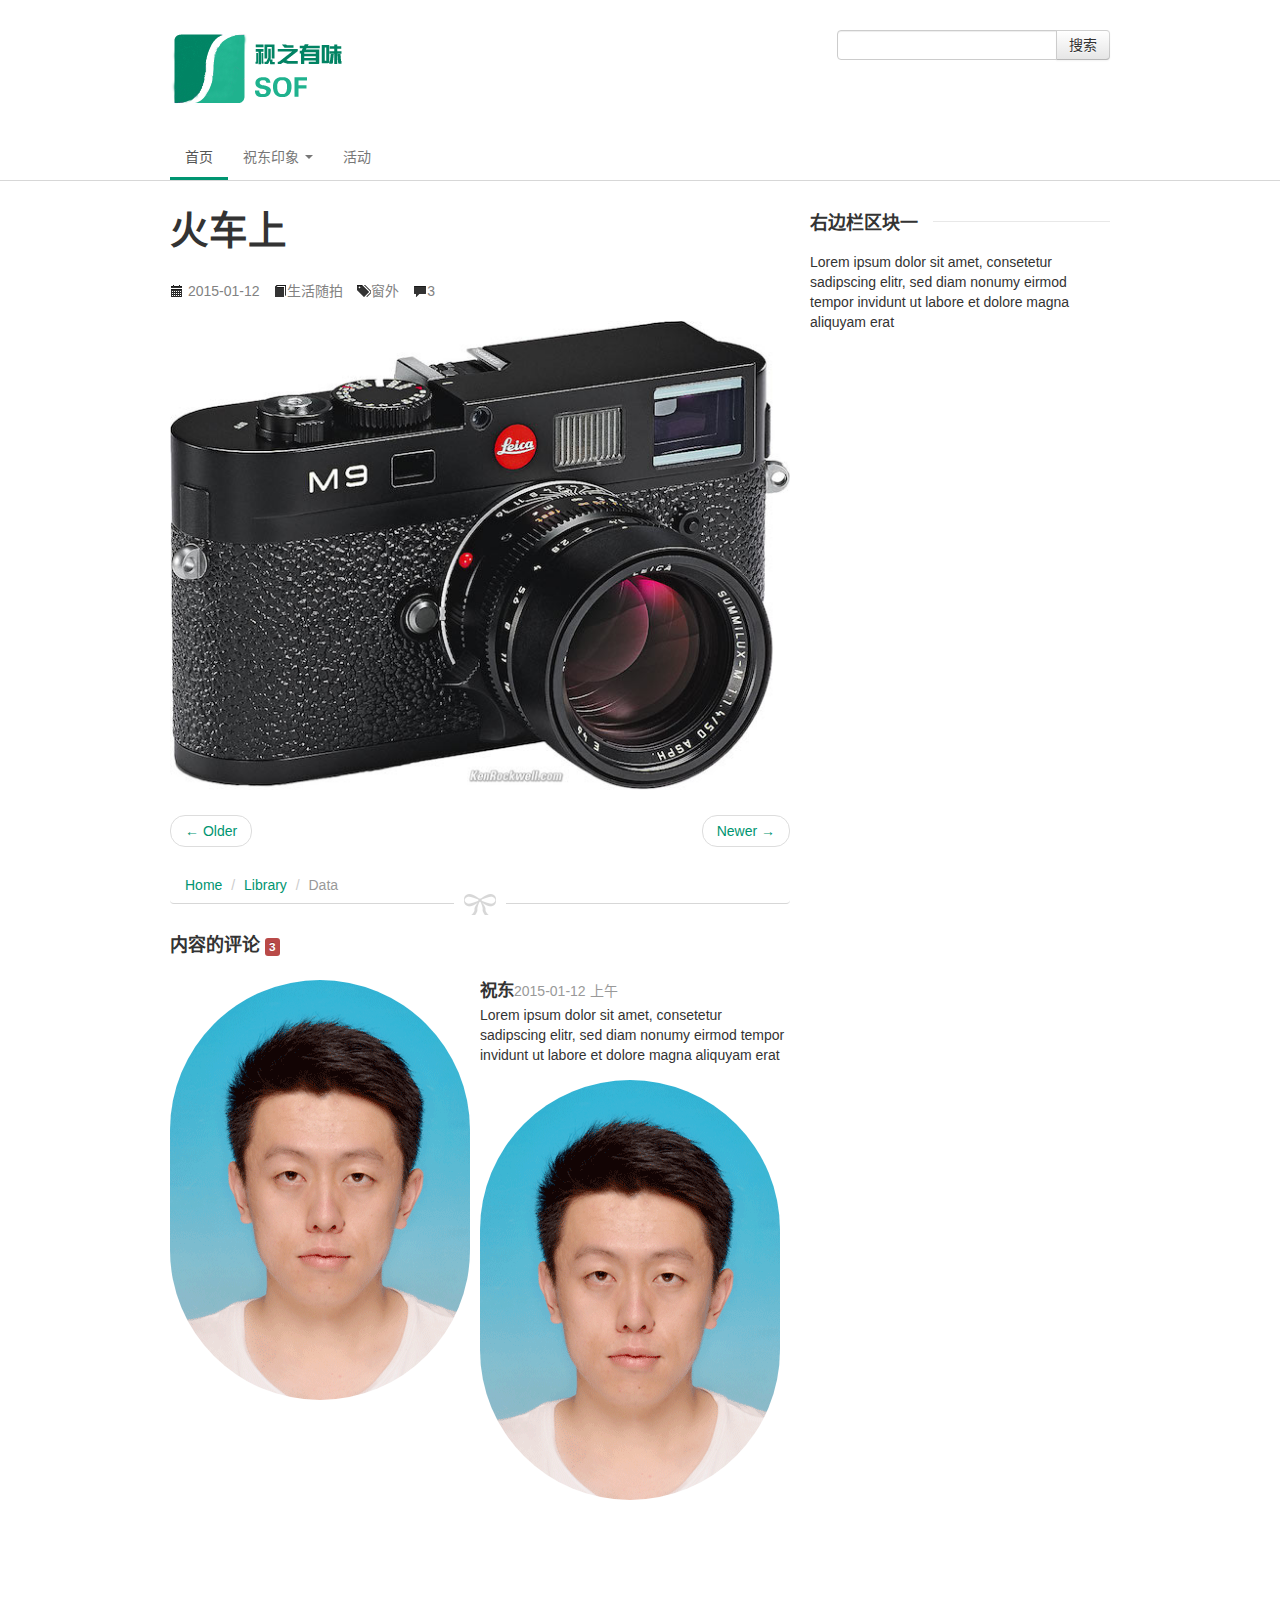
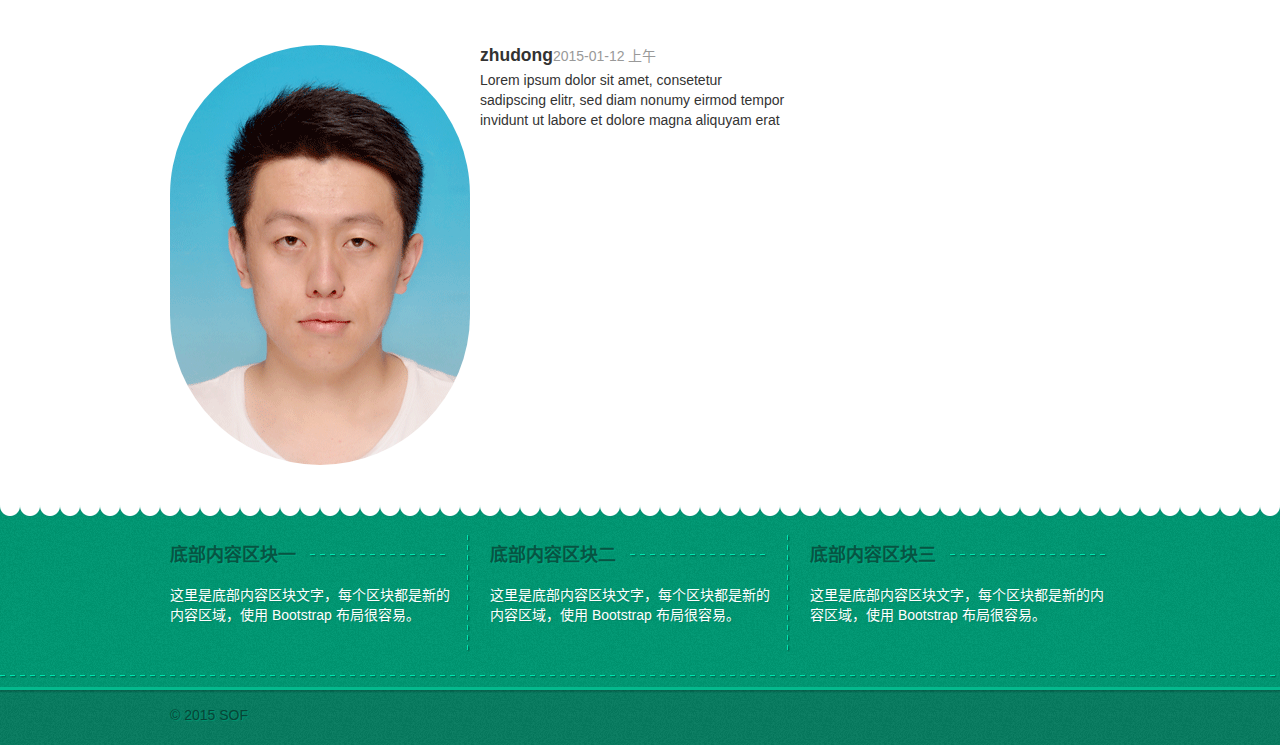
<file: article.html>
<!DOCTYPE html>
<html lang="zh-CN">
  <head>
    <meta charset="utf-8">
    <meta name="description" content=" ">
    <title>SOF</title>
    <link rel="stylesheet" href="bootstrap/css/bootstrap.css">
    <link rel="stylesheet" href="style.css">
    <script src="js/jquery-1.8.3.min.js"></script>
    <script src="bootstrap/js/bootstrap.js"></script>
    <script src="js/zhudong.js"></script>
  </head>
  <body>
    <header>
      <div class="container">
        <div class="row">
          <div class="span6">
            <a href="#" title="回到首页">
              <img id="logo" src="images/logo.png" alt="SOF">
            </a>
          </div>
          <div class="span6">
            <div class="input-append pull-right" id="search">
              <input class="span3" id="appendedInputButton" type="text">
              <button class="btn" type="button">搜索</button>
            </div>
          </div>
        </div>
      </div>
    </header>
    <nav id="navigation">
      <div class="container">
      <div class="navbar">
        <ul class="nav">
            <li class="active"><a href="#">首页</a></li>
            <li class="dropdown">
                <a href="#" class="dropdown-toggle" data-toggle="dropdown">
                  祝东印象
                  <b class="caret"></b>
                </a>
                <ul class="dropdown-menu">
                  <li><a href="#">生活随拍</a></li>
                  <li><a href="#">到此一游</a></li>
                  <li><a href="#">静物摆拍</a></li>
                </ul>
            </li>
            <li><a href="#">活动</a></li>
          </ul>
      </div>
    </div>
    </nav><!-- end #navigation -->
    <div id="main-content">
      <div class="container">
        <div class="row">
          <div class="span8">
            <h1 class="article-title">火车上</h1>
            <footer class="content-meta">
              <time><i class="icon-calendar"></i> 2015-01-12</time>
              <span><i class="icon-book"></i>生活随拍</span>
              <span><i class="icon-tags"></i>窗外</span>
              <span><i class="icon-comment"></i>3</span>
            </footer>
            <div id="content">
              <img src="content/3.jpg" alt="">
              <p>
                
              </p>
            </div><!-- end #content -->
            <ul class="pager">
              <li class="previous">
                <a href="#">&larr; Older</a>
              </li>
              <li class="next">
                <a href="#">Newer &rarr;</a>
              </li>
            </ul>
            <ul class="breadcrumb">
              <li><a href="#">Home</a> <span class="divider">/</span></li>
              <li><a href="#">Library</a> <span class="divider">/</span></li>
              <li class="active">Data</li>
            </ul>
            <i class="icon-bow"></i>
            <section id="comments">
              <h2>内容的评论 <span class="label label-important">3</span></h2>
              <div class="media">
                <a class="pull-left" href="#">
                  <img class="media-object img-circle" src="content/avatar.jpg">
                </a>
                <div class="media-body">
                  <h4 class="media-heading">祝东<small><time>2015-01-12 上午</time></small></h4>
                  Lorem ipsum dolor sit amet, consetetur sadipscing elitr, sed diam nonumy eirmod tempor invidunt ut labore et dolore magna aliquyam erat
               
                  <!-- Nested media object -->
                  <div class="media">
                    <a class="pull-left" href="#">
                      <img class="media-object img-circle" src="content/avatar.jpg">
                    </a>
                    <div class="media-body">
                      <h4 class="media-heading">zhudong<small><time>2015-01-12 上午</time></small></h4>
                      Lorem ipsum dolor sit amet, consetetur sadipscing elitr, sed diam nonumy eirmod tempor invidunt ut labore et dolore magna aliquyam erat
                     </div>
                  </div>
                </div>
              </div>
              <div class="media">
                <a class="pull-left" href="#">
                  <img class="media-object img-circle" src="content/avatar.jpg">
                </a>
                <div class="media-body">
                  <h4 class="media-heading">zhudong<small><time>2015-01-12 上午</time></small></h4>
                  Lorem ipsum dolor sit amet, consetetur sadipscing elitr, sed diam nonumy eirmod tempor invidunt ut labore et dolore magna aliquyam erat
               
              </div>
              </div>
            </section>
          </div>
          <div class="span4">
            <aside id="sidebar-right">
              <section>
                <div class="title-line">
                  <h3>右边栏区块一</h3>
                </div>
                <p>Lorem ipsum dolor sit amet, consetetur sadipscing elitr, sed diam nonumy eirmod tempor invidunt ut labore et dolore magna aliquyam erat</p>
              </section>
            </aside>
          </div>
        </div>
      </div>
    </div><!-- end #main-content -->
    <aside id="bottom">
      <div class="semicircle">
        <div class="container">
          <div class="row">
            <div class="span4">
              <section>
                <div class="dashed-v">
                  <h3><span>底部内容区块一</span></h3>
                  <p>这里是底部内容区块文字，每个区块都是新的内容区域，使用 Bootstrap 布局很容易。</p>
                </div>
              </section>
            </div>
            <div class="span4">
              <section>
                <div class="dashed-v">
                  <h3><span>底部内容区块二</span></h3>
                  <p>这里是底部内容区块文字，每个区块都是新的内容区域，使用 Bootstrap 布局很容易。</p>
                </div>
              </section>
            </div>
            <div class="span4">
              <section>          
                <h3><span>底部内容区块三</span></h3>
                <p>这里是底部内容区块文字，每个区块都是新的内容区域，使用 Bootstrap 布局很容易。</p>
              </section>
            </div>
          </div>
        </div>
      </div>
    </aside><!-- end #bottom -->
    <footer id="footer">
      <div class="container">
        &copy; 2015 SOF
      </div>
    </footer><!-- end #footer -->
  </body>
</html>
</file>
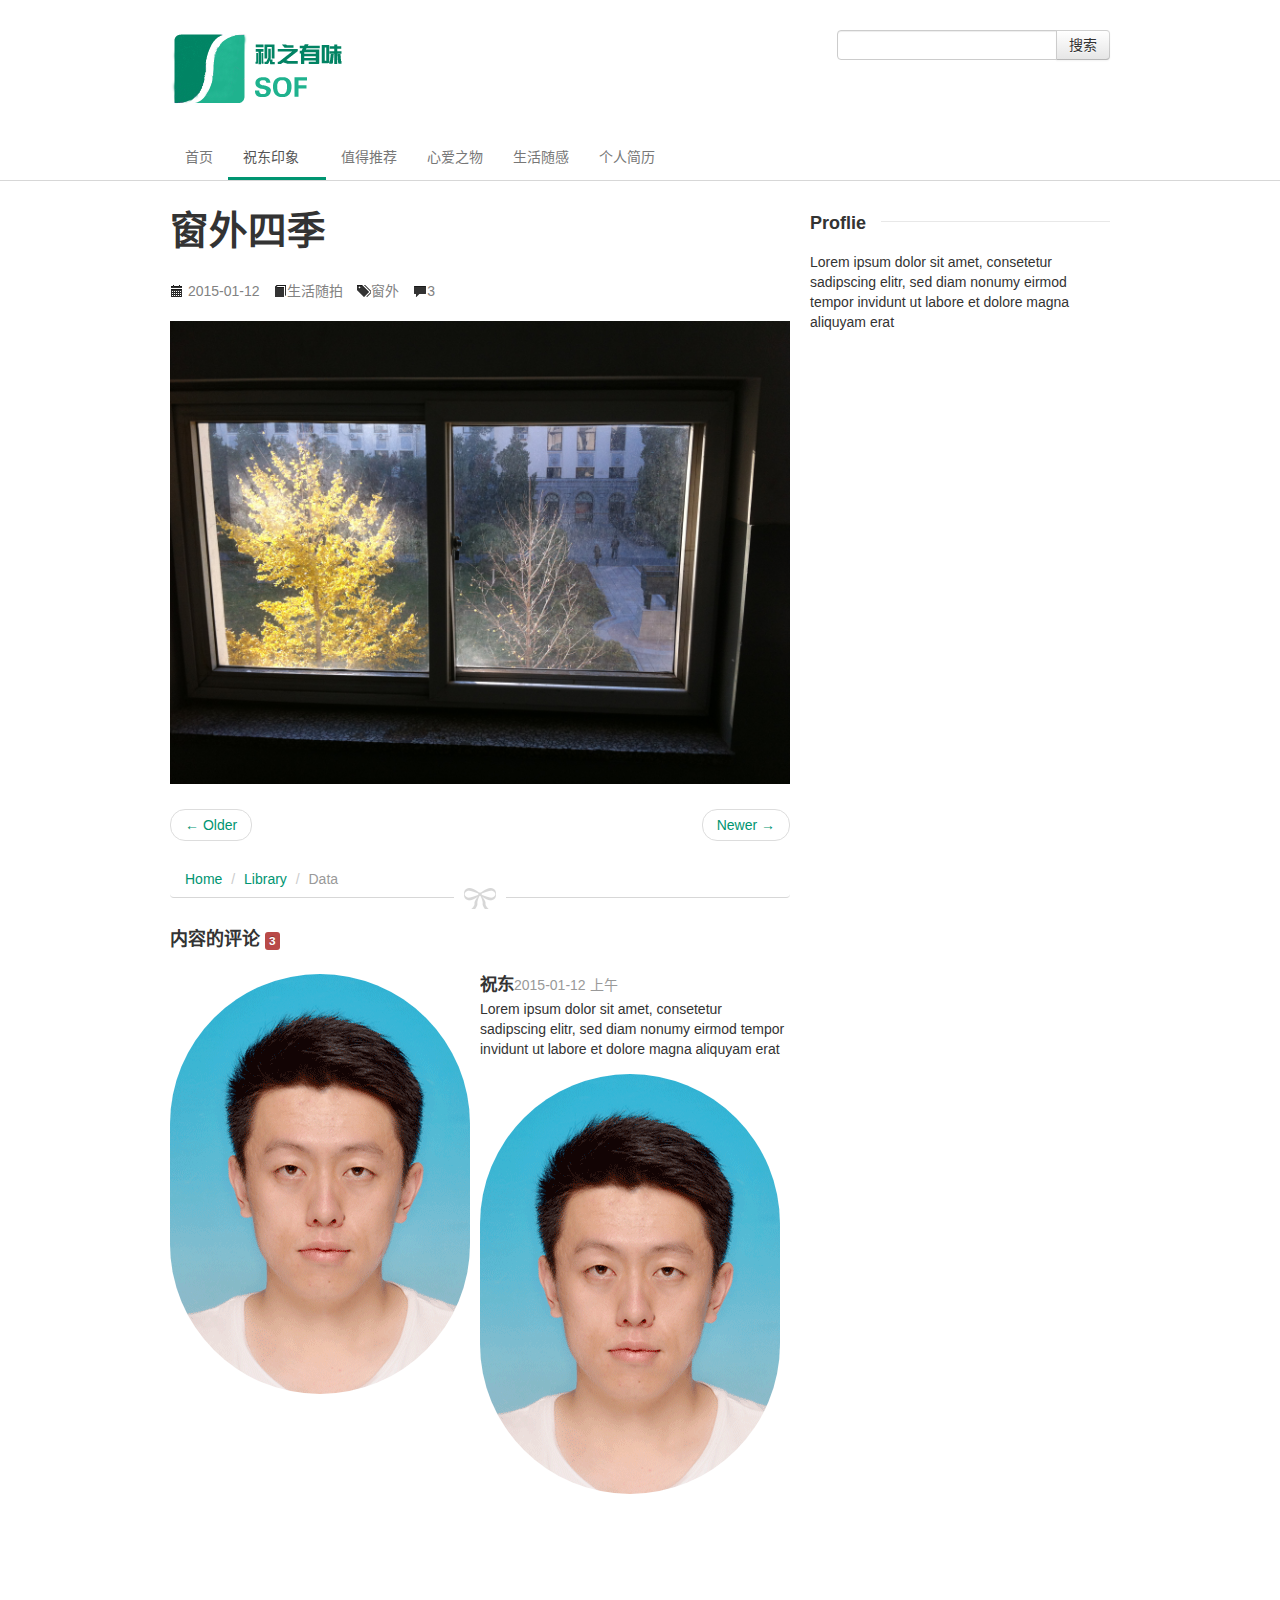
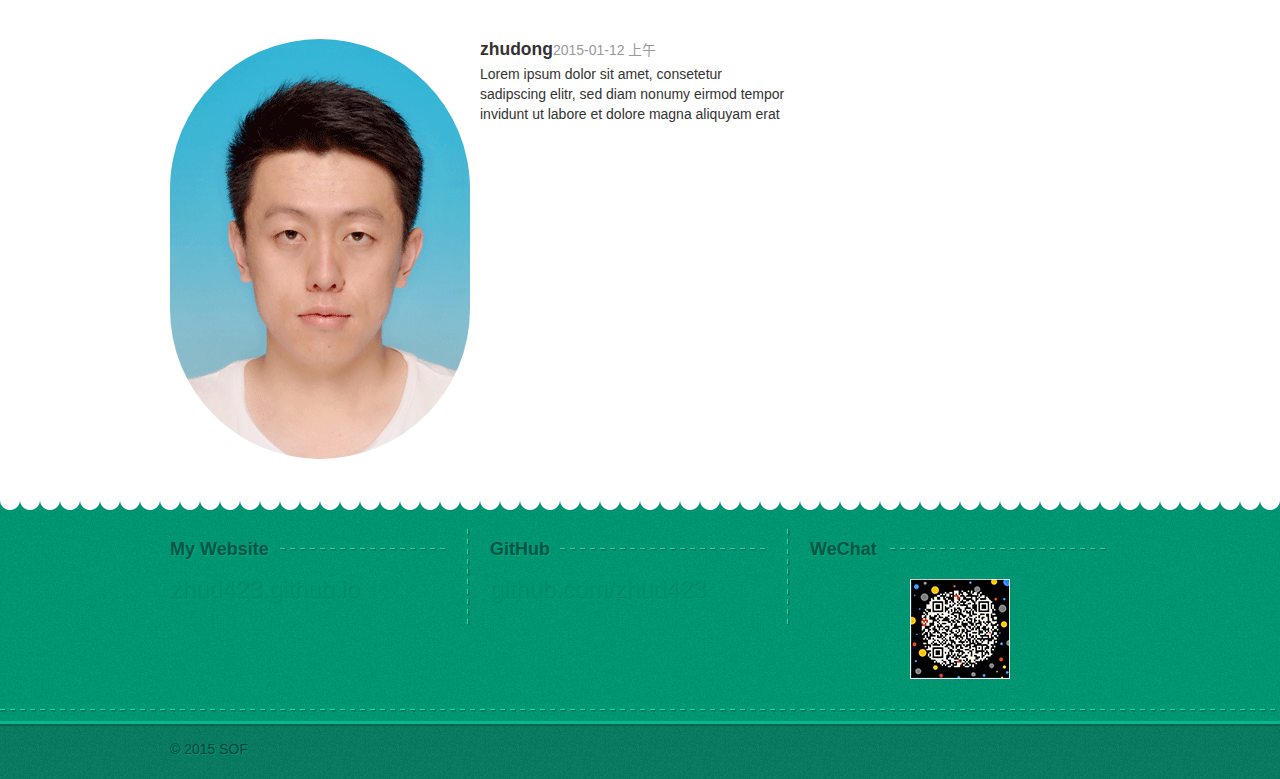
<file: html/article.html>
<!DOCTYPE html>
<html lang="zh-CN">
  <head>
    <meta charset="utf-8">
    <meta name="description" content=" ">
    <title>SOF</title>
    <link rel="stylesheet" href="../bootstrap/css/bootstrap.css">
    <link rel="stylesheet" href="../style.css">
    <script src="../js/jquery-1.8.3.min.js"></script>
    <script src="../bootstrap/js/bootstrap.js"></script>
    <script src="../js/zhudong.js"></script>
  </head>
  <body>
    <header>
      <div class="container">
        <div class="row">
          <div class="span6">
            <a href="../index.html" title="回到首页">
              <img id="logo" src="../images/logo.png" alt="SOF">
            </a>
          </div>
          <div class="span6">
            <div class="input-append pull-right" id="search">
              <input class="span3" id="appendedInputButton" type="text">
              <button class="btn" type="button">搜索</button>
            </div>
          </div>
        </div>
      </div>
    </header>
    <nav id="navigation">
      <div class="container">
      <div class="navbar">
        <ul class="nav">
            <li><a href="../index.html">首页</a></li>
            <li class="active" class="dropdown">
                <a href="#" class="dropdown-toggle" data-toggle="dropdown">
                  祝东印象
                  <b class="caret"></b>
                </a>
                <ul class="dropdown-menu">
                  <li class="active"><a href="#">生活随拍</a></li>
                  <li><a href="#">到此一游</a></li>
                  <li><a href="#">静物摆拍</a></li>
                </ul>
            </li>
            <li><a href="worth recommending.html">值得推荐</a></li>
            <li><a href="beloved thing.html">心爱之物</a></li>
            <li><a href="life feelings.html">生活随感</a></li>
            <li><a href="resume.html">个人简历</a></li>
          </ul>
      </div>
    </div>
    </nav><!-- end #navigation -->
    <div id="main-content">
      <div class="container">
        <div class="row">
          <div class="span8">
            <h1 class="article-title">窗外四季</h1>
            <footer class="content-meta">
              <time><i class="icon-calendar"></i> 2015-01-12</time>
              <span><i class="icon-book"></i>生活随拍</span>
              <span><i class="icon-tags"></i>窗外</span>
              <span><i class="icon-comment"></i>3</span>
            </footer>
            <div id="content">
              <img src="../content/1.jpg" alt="">
              <p>
                
              </p>
            </div><!-- end #content -->
            <ul class="pager">
              <li class="previous">
                <a href="#">&larr; Older</a>
              </li>
              <li class="next">
                <a href="#">Newer &rarr;</a>
              </li>
            </ul>
            <ul class="breadcrumb">
              <li><a href="#">Home</a> <span class="divider">/</span></li>
              <li><a href="#">Library</a> <span class="divider">/</span></li>
              <li class="active">Data</li>
            </ul>
            <i class="icon-bow"></i>
            <section id="comments">
              <h2>内容的评论 <span class="label label-important">3</span></h2>
              <div class="media">
                <a class="pull-left" href="#">
                  <img class="media-object img-circle" src="../content/avatar.jpg">
                </a>
                <div class="media-body">
                  <h4 class="media-heading">祝东<small><time>2015-01-12 上午</time></small></h4>
                  Lorem ipsum dolor sit amet, consetetur sadipscing elitr, sed diam nonumy eirmod tempor invidunt ut labore et dolore magna aliquyam erat
               
                  <!-- Nested media object -->
                  <div class="media">
                    <a class="pull-left" href="#">
                      <img class="media-object img-circle" src="../content/avatar.jpg">
                    </a>
                    <div class="media-body">
                      <h4 class="media-heading">zhudong<small><time>2015-01-12 上午</time></small></h4>
                      Lorem ipsum dolor sit amet, consetetur sadipscing elitr, sed diam nonumy eirmod tempor invidunt ut labore et dolore magna aliquyam erat
                     </div>
                  </div>
                </div>
              </div>
              <div class="media">
                <a class="pull-left" href="#">
                  <img class="media-object img-circle" src="../content/avatar.jpg">
                </a>
                <div class="media-body">
                  <h4 class="media-heading">zhudong<small><time>2015-01-12 上午</time></small></h4>
                  Lorem ipsum dolor sit amet, consetetur sadipscing elitr, sed diam nonumy eirmod tempor invidunt ut labore et dolore magna aliquyam erat
               
              </div>
              </div>
            </section>
          </div>
          <div class="span4">
            <aside id="sidebar-right">
              <section>
                <div class="title-line">
                  <h3>Proflie</h3>
                </div>
                <p>Lorem ipsum dolor sit amet, consetetur sadipscing elitr, sed diam nonumy eirmod tempor invidunt ut labore et dolore magna aliquyam erat</p>
              </section>
            </aside>
          </div>
        </div>
      </div>
    </div><!-- end #main-content -->
    <aside id="bottom">
      <div class="semicircle">
        <div class="container">
          <div class="row">
            <div class="span4">
              <section>
                <div class="dashed-v">
                  <h3><span>My Website</span></h3>
                  <p id="home"><a href="life%20photographs.html">zhud423.github.io</a></p>
                </div>
              </section>
            </div>
            <div class="span4">
              <section>
                <div class="dashed-v">
                  <h3><span>GitHub</span></h3>
                  <p id="github"><a href="http://github.com/zhud423">github.com/zhud423</a></p>
                </div>
              </section>
            </div>
            <div class="span4">
              <section> 
                <h3><span>WeChat</span></h3>
                  <p id="wechat">
                    <img src="../images/WeChat.jpg">
                  </p>         
              </section>
            </div>
          </div>
        </div>
      </div>
    </aside><!-- end #bottom -->
    <footer id="footer">
      <div class="container">
        &copy; 2015 SOF
      </div>
    </footer><!-- end #footer -->
  </body>
</html>
</file>
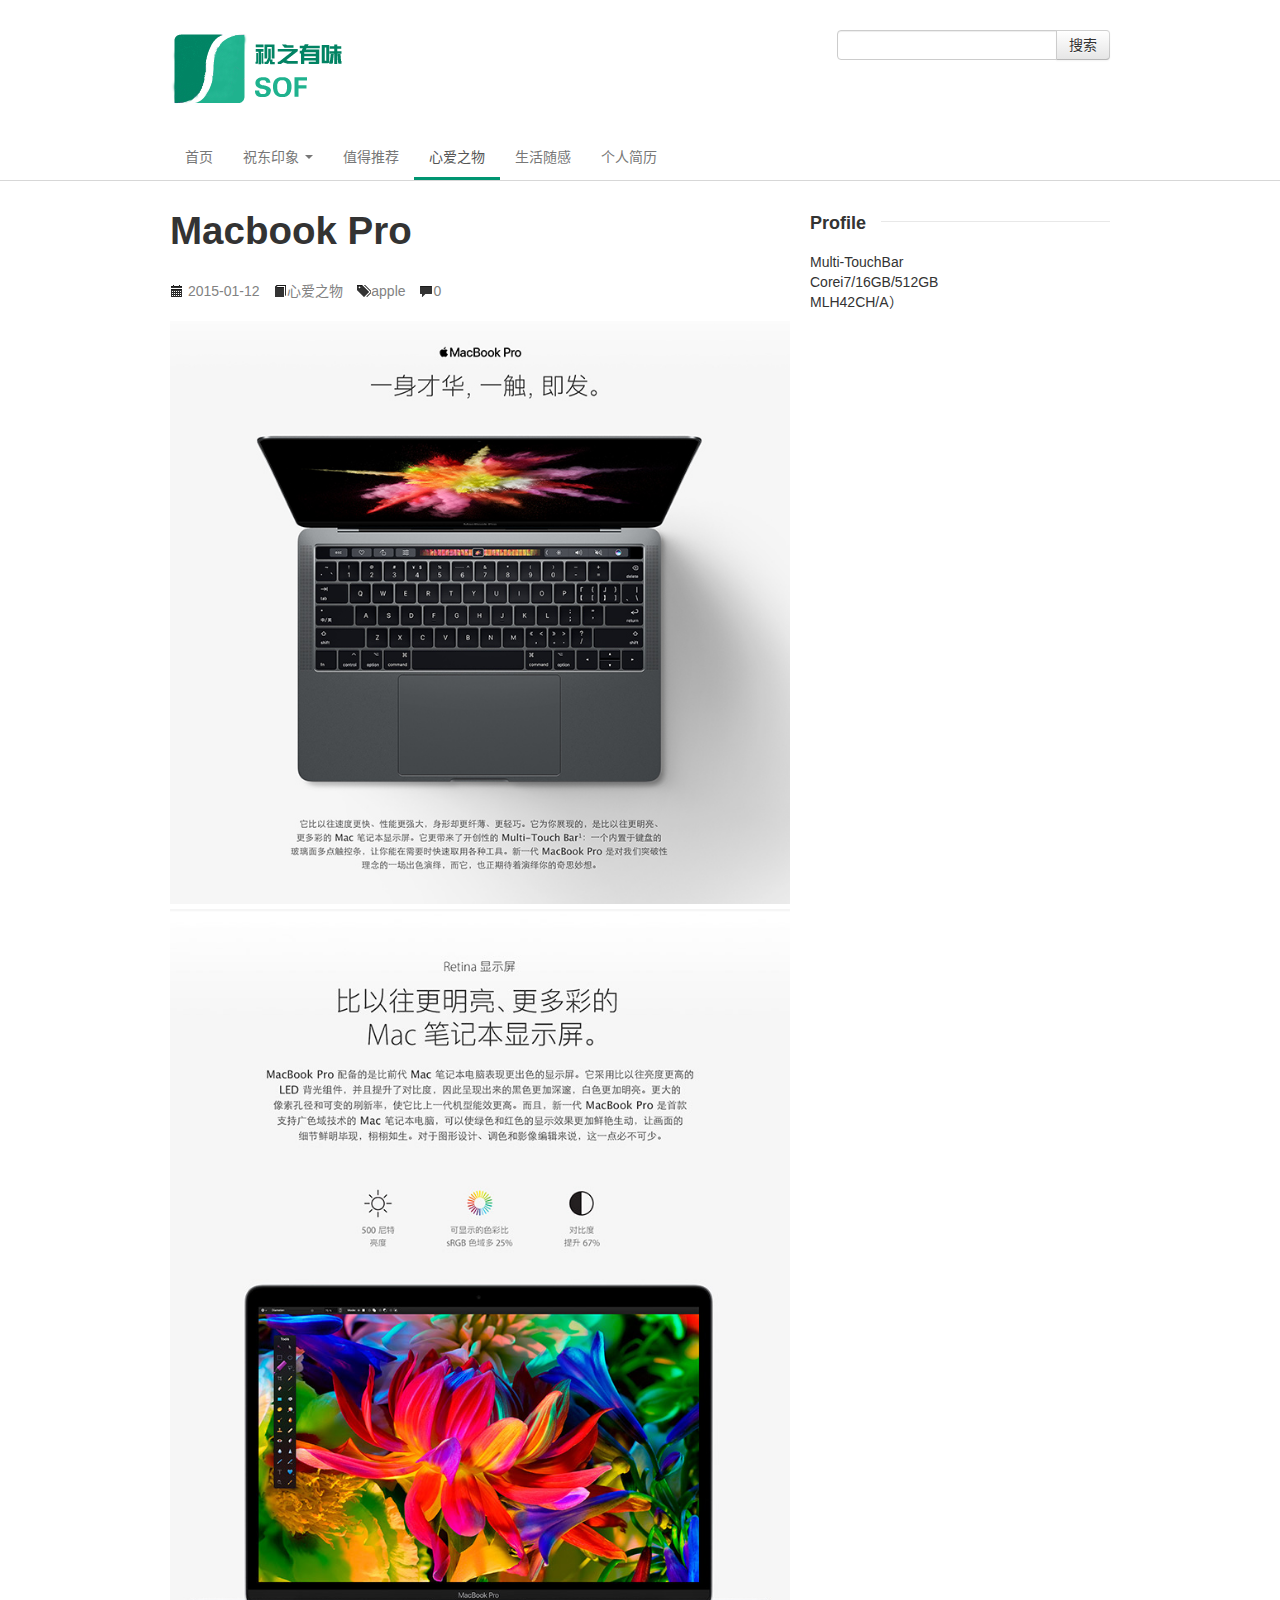
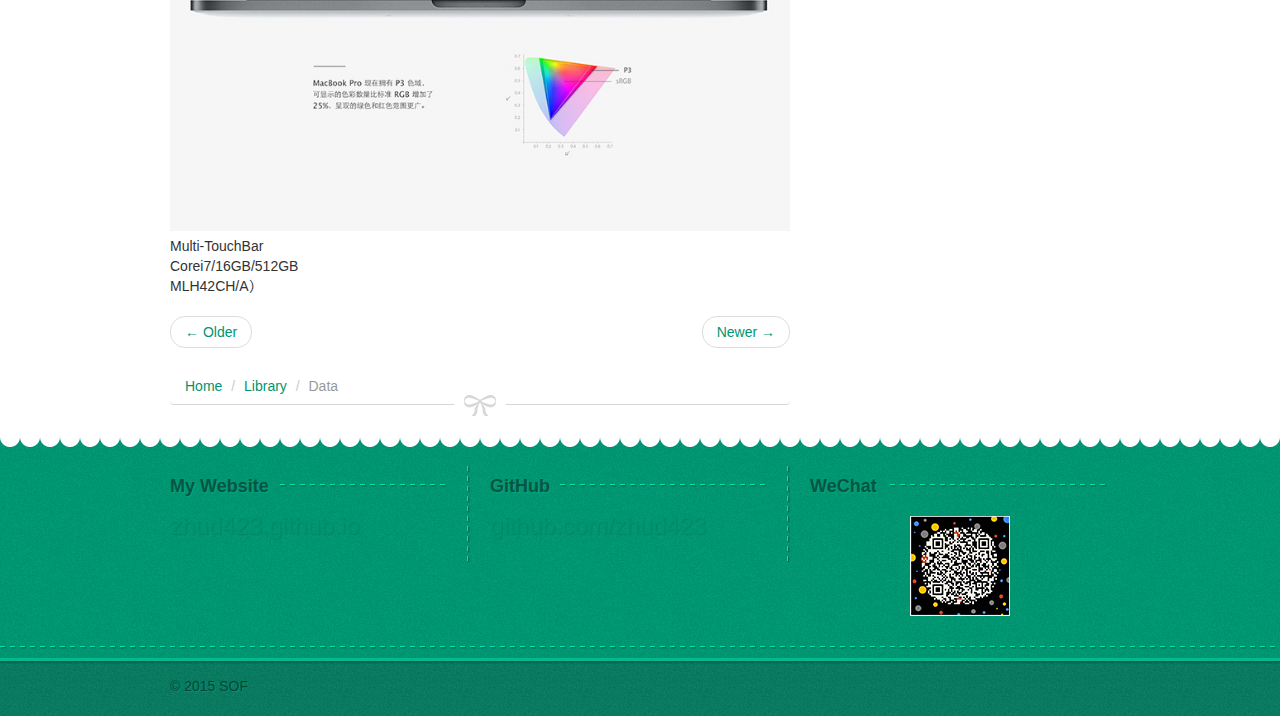
<file: html/beloved thing.html>
<!DOCTYPE html>
<html lang="zh-CN">
  <head>
    <meta charset="utf-8">
    <meta name="description" content=" ">
    <title>SOF</title>
    <link rel="stylesheet" href="../bootstrap/css/bootstrap.css">
    <link rel="stylesheet" href="../style.css">
    <script src="../js/jquery-1.8.3.min.js"></script>
    <script src="../bootstrap/js/bootstrap.js"></script>
    <script src="../js/zhudong.js"></script>
  </head>
  <body>
    <header>
      <div class="container">
        <div class="row">
          <div class="span6">
            <a href="../index.html" title="回到首页">
              <img id="logo" src="../images/logo.png" alt="SOF">
            </a>
          </div>
          <div class="span6">
            <div class="input-append pull-right" id="search">
              <input class="span3" id="appendedInputButton" type="text">
              <button class="btn" type="button">搜索</button>
            </div>
          </div>
        </div>
      </div>
    </header>
    <nav id="navigation">
      <div class="container">
      <div class="navbar">
        <ul class="nav">
            <li><a href="../index.html">首页</a></li>
            <li class="dropdown">
                <a href="#" class="dropdown-toggle" data-toggle="dropdown">
                  祝东印象
                  <b class="caret"></b>
                </a>
                <ul class="dropdown-menu">
                  <li><a href="#">生活随拍</a></li>
                  <li><a href="#">到此一游</a></li>
                  <li><a href="#">静物摆拍</a></li>
                </ul>
            </li>
            <li><a href="worth recommending.html">值得推荐</a></li>
            <li class="active"><a href="beloved thing.html">心爱之物</a></li>
            <li><a href="life feelings.html">生活随感</a></li>
            <li><a href="resume.html">个人简历</a></li>
          </ul>
      </div>
    </div>
    </nav><!-- end #navigation -->
    <div id="main-content">
      <div class="container">
        <div class="row">
          <div class="span8">
            <h1 class="article-title">Macbook Pro</h1>
            <footer class="content-meta">
              <time><i class="icon-calendar"></i> 2015-01-12</time>
              <span><i class="icon-book"></i>心爱之物</span>
              <span><i class="icon-tags"></i>apple</span>
              <span><i class="icon-comment"></i>0</span>
            </footer>
            <div id="content">
              <img src="../content/7.jpg" alt="">
              <img src="../content/8.jpg" alt="">
              <p>
                Multi-TouchBar<br/> Corei7/16GB/512GB<br> MLH42CH/A）
              </p>
            </div><!-- end #content -->
            <ul class="pager">
              <li class="previous">
                <a href="#">&larr; Older</a>
              </li>
              <li class="next">
                <a href="#">Newer &rarr;</a>
              </li>
            </ul>
            <ul class="breadcrumb">
              <li><a href="#">Home</a> <span class="divider">/</span></li>
              <li><a href="#">Library</a> <span class="divider">/</span></li>
              <li class="active">Data</li>
            </ul>
            <i class="icon-bow"></i>
            <!-- <section id="comments">
              <h2>内容的评论 <span class="label label-important">3</span></h2>
              <div class="media">
                <a class="pull-left" href="#">
                  <img class="media-object img-circle" src="../content/avatar.jpg">
                </a>
                <div class="media-body">
                  <h4 class="media-heading">祝东<small><time>2015-01-12 上午</time></small></h4>
                  Lorem ipsum dolor sit amet, consetetur sadipscing elitr, sed diam nonumy eirmod tempor invidunt ut labore et dolore magna aliquyam erat
               
                  <!-- Nested media object -->
                  <!-- <div class="media">
                    <a class="pull-left" href="#">
                      <img class="media-object img-circle" src="../content/avatar.jpg">
                    </a>
                    <div class="media-body">
                      <h4 class="media-heading">zhudong<small><time>2015-01-12 上午</time></small></h4>
                      Lorem ipsum dolor sit amet, consetetur sadipscing elitr, sed diam nonumy eirmod tempor invidunt ut labore et dolore magna aliquyam erat
                     </div>
                  </div>
                </div>
              </div>
              <div class="media">
                <a class="pull-left" href="#">
                  <img class="media-object img-circle" src="../content/avatar.jpg">
                </a>
                <div class="media-body">
                  <h4 class="media-heading">zhudong<small><time>2015-01-12 上午</time></small></h4>
                  Lorem ipsum dolor sit amet, consetetur sadipscing elitr, sed diam nonumy eirmod tempor invidunt ut labore et dolore magna aliquyam erat
               
              </div>
              </div>
            </section>  -->
          </div>
          <div class="span4">
            <aside id="sidebar-right">
              <section>
                <div class="title-line">
                  <h3>Profile</h3>
                </div>
                <p> Multi-TouchBar<br/> Corei7/16GB/512GB<br> MLH42CH/A）
                </p>
              </section>
            </aside>
          </div>
        </div>
      </div>
    </div><!-- end #main-content -->
    <aside id="bottom">
      <div class="semicircle">
        <div class="container">
          <div class="row">
            <div class="span4">
              <section>
                <div class="dashed-v">
                  <h3><span>My Website</span></h3>
                  <p id="home"><a href="life%20photographs.html">zhud423.github.io</a></p>
                </div>
              </section>
            </div>
            <div class="span4">
              <section>
                <div class="dashed-v">
                  <h3><span>GitHub</span></h3>
                  <p id="github"><a href="http://github.com/zhud423">github.com/zhud423</a></p>
                </div>
              </section>
            </div>
            <div class="span4">
              <section> 
                <h3><span>WeChat</span></h3>
                  <p id="wechat">
                    <img src="../images/WeChat.jpg">
                  </p>         
              </section>
            </div>
          </div>
        </div>
      </div>
    </aside><!-- end #bottom -->
    <footer id="footer">
      <div class="container">
        &copy; 2015 SOF
      </div>
    </footer><!-- end #footer -->
  </body>
</html>
</file>
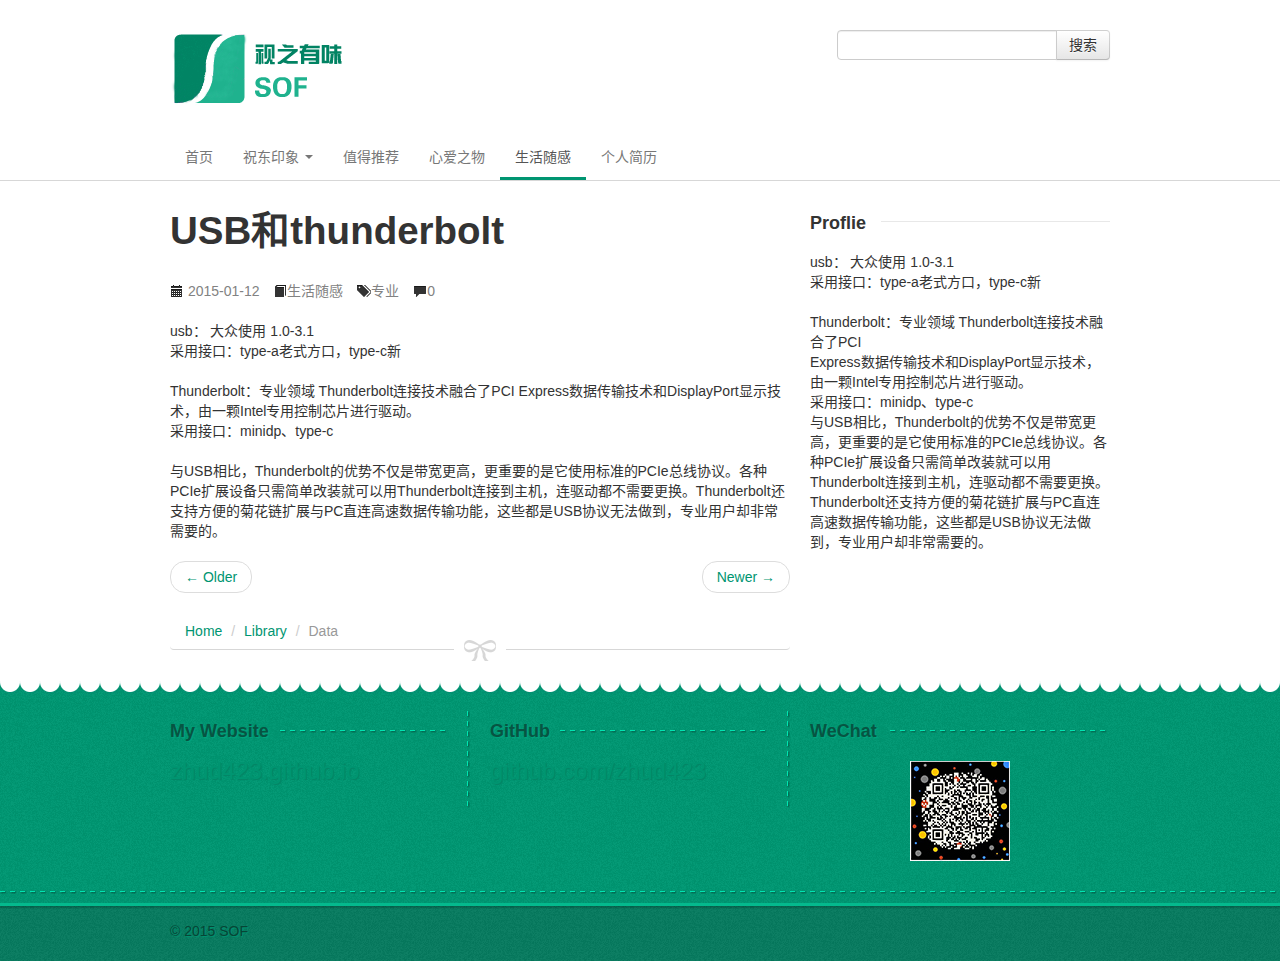
<file: html/life feelings.html>
<!DOCTYPE html>
<html lang="zh-CN">
  <head>
    <meta charset="utf-8">
    <meta name="description" content=" ">
    <title>SOF</title>
    <link rel="stylesheet" href="../bootstrap/css/bootstrap.css">
    <link rel="stylesheet" href="../style.css">
    <script src="../js/jquery-1.8.3.min.js"></script>
    <script src="../bootstrap/js/bootstrap.js"></script>
    <script src="../js/zhudong.js"></script>
  </head>
  <body>
    <header>
      <div class="container">
        <div class="row">
          <div class="span6">
            <a href="life%20photographs.html" title="回到首页">
              <img id="logo" src="../images/logo.png" alt="SOF">
            </a>
          </div>
          <div class="span6">
            <div class="input-append pull-right" id="search">
              <input class="span3" id="appendedInputButton" type="text">
              <button class="btn" type="button">搜索</button>
            </div>
          </div>
        </div>
      </div>
    </header>
    <nav id="navigation">
      <div class="container">
      <div class="navbar">
        <ul class="nav">
            <li><a href="../index.html">首页</a></li>
            <li class="dropdown">
                <a href="#" class="dropdown-toggle" data-toggle="dropdown">
                  祝东印象
                  <b class="caret"></b>
                </a>
                <ul class="dropdown-menu">
                  <li class="active"><a href="#">生活随拍</a></li>
                  <li><a href="#">到此一游</a></li>
                  <li><a href="#">静物摆拍</a></li>
                </ul>
            </li>
            <li><a href="worth recommending.html">值得推荐</a></li>
            <li><a href="beloved thing.html">心爱之物</a></li>
            <li class="active"><a href="life feelings.html">生活随感</a></li>
            <li><a href="resume.html">个人简历</a></li>
          </ul>
      </div>
    </div>
    </nav><!-- end #navigation -->
    <div id="main-content">
      <div class="container">
        <div class="row">
          <div class="span8">
            <h1 class="article-title">USB和thunderbolt</h1>
            <footer class="content-meta">
              <time><i class="icon-calendar"></i> 2015-01-12</time>
              <span><i class="icon-book"></i>生活随感</span>
              <span><i class="icon-tags"></i>专业</span>
              <span><i class="icon-comment"></i>0</span>
            </footer>
            <div id="content">
              <!-- <img src="../content/1.jpg" alt=""> -->
              <p>
               usb： 大众使用   1.0-3.1 <br/>                         
采用接口：type-a老式方口，type-c新<br/><br/>
Thunderbolt：专业领域  Thunderbolt连接技术融合了PCI Express数据传输技术和DisplayPort显示技术，由一颗Intel专用控制芯片进行驱动。<br/>
采用接口：minidp、type-c<br/><br/>
与USB相比，Thunderbolt的优势不仅是带宽更高，更重要的是它使用标准的PCIe总线协议。各种PCIe扩展设备只需简单改装就可以用Thunderbolt连接到主机，连驱动都不需要更换。Thunderbolt还支持方便的菊花链扩展与PC直连高速数据传输功能，这些都是USB协议无法做到，专业用户却非常需要的。 
              </p>
            </div><!-- end #content -->
            <ul class="pager">
              <li class="previous">
                <a href="#">&larr; Older</a>
              </li>
              <li class="next">
                <a href="#">Newer &rarr;</a>
              </li>
            </ul>
            <ul class="breadcrumb">
              <li><a href="#">Home</a> <span class="divider">/</span></li>
              <li><a href="#">Library</a> <span class="divider">/</span></li>
              <li class="active">Data</li>
            </ul>
            <i class="icon-bow"></i>
            <!-- <section id="comments">
              <h2>内容的评论 <span class="label label-important">3</span></h2>
              <div class="media">
                <a class="pull-left" href="#">
                  <img class="media-object img-circle" src="../content/avatar.jpg">
                </a>
                <div class="media-body">
                  <h4 class="media-heading">祝东<small><time>2015-01-12 上午</time></small></h4>
                  Lorem ipsum dolor sit amet, consetetur sadipscing elitr, sed diam nonumy eirmod tempor invidunt ut labore et dolore magna aliquyam erat
               
                  <!-- Nested media object -->
                  <!-- <div class="media">
                    <a class="pull-left" href="#">
                      <img class="media-object img-circle" src="../content/avatar.jpg">
                    </a>
                    <div class="media-body">
                      <h4 class="media-heading">zhudong<small><time>2015-01-12 上午</time></small></h4>
                      Lorem ipsum dolor sit amet, consetetur sadipscing elitr, sed diam nonumy eirmod tempor invidunt ut labore et dolore magna aliquyam erat
                     </div>
                  </div>
                </div>
              </div>
              <div class="media">
                <a class="pull-left" href="#">
                  <img class="media-object img-circle" src="../content/avatar.jpg">
                </a>
                <div class="media-body">
                  <h4 class="media-heading">zhudong<small><time>2015-01-12 上午</time></small></h4>
                  Lorem ipsum dolor sit amet, consetetur sadipscing elitr, sed diam nonumy eirmod tempor invidunt ut labore et dolore magna aliquyam erat
               
              </div>
              </div>
            </section> --> 
          </div>
          <div class="span4">
            <aside id="sidebar-right">
              <section>
                <div class="title-line">
                  <h3>Proflie</h3>
                </div>
                <p>
                             usb： 大众使用   1.0-3.1 <br/>                         
采用接口：type-a老式方口，type-c新<br/><br/>
Thunderbolt：专业领域  Thunderbolt连接技术融合了PCI <br/>Express数据传输技术和DisplayPort显示技术，由一颗Intel专用控制芯片进行驱动。<br/>
采用接口：minidp、type-c<br/>
与USB相比，Thunderbolt的优势不仅是带宽更高，更重要的是它使用标准的PCIe总线协议。各种PCIe扩展设备只需简单改装就可以用Thunderbolt连接到主机，连驱动都不需要更换。Thunderbolt还支持方便的菊花链扩展与PC直连高速数据传输功能，这些都是USB协议无法做到，专业用户却非常需要的。 
                </p>
              </section>
            </aside>
          </div>
        </div>
      </div>
    </div><!-- end #main-content -->
    <aside id="bottom">
      <div class="semicircle">
        <div class="container">
          <div class="row">
            <div class="span4">
              <section>
                <div class="dashed-v">
                  <h3><span>My Website</span></h3>
                  <p id="home"><a href="life%20photographs.html">zhud423.github.io</a></p>
                </div>
              </section>
            </div>
            <div class="span4">
              <section>
                <div class="dashed-v">
                  <h3><span>GitHub</span></h3>
                  <p id="github"><a href="http://github.com/zhud423">github.com/zhud423</a></p>
                </div>
              </section>
            </div>
            <div class="span4">
              <section> 
                <h3><span>WeChat</span></h3>
                  <p id="wechat">
                    <img src="../images/WeChat.jpg">
                  </p>         
              </section>
            </div>
          </div>
        </div>
      </div>
    </aside><!-- end #bottom -->
    <footer id="footer">
      <div class="container">
        &copy; 2015 SOF
      </div>
    </footer><!-- end #footer -->
  </body>
</html>
</file>
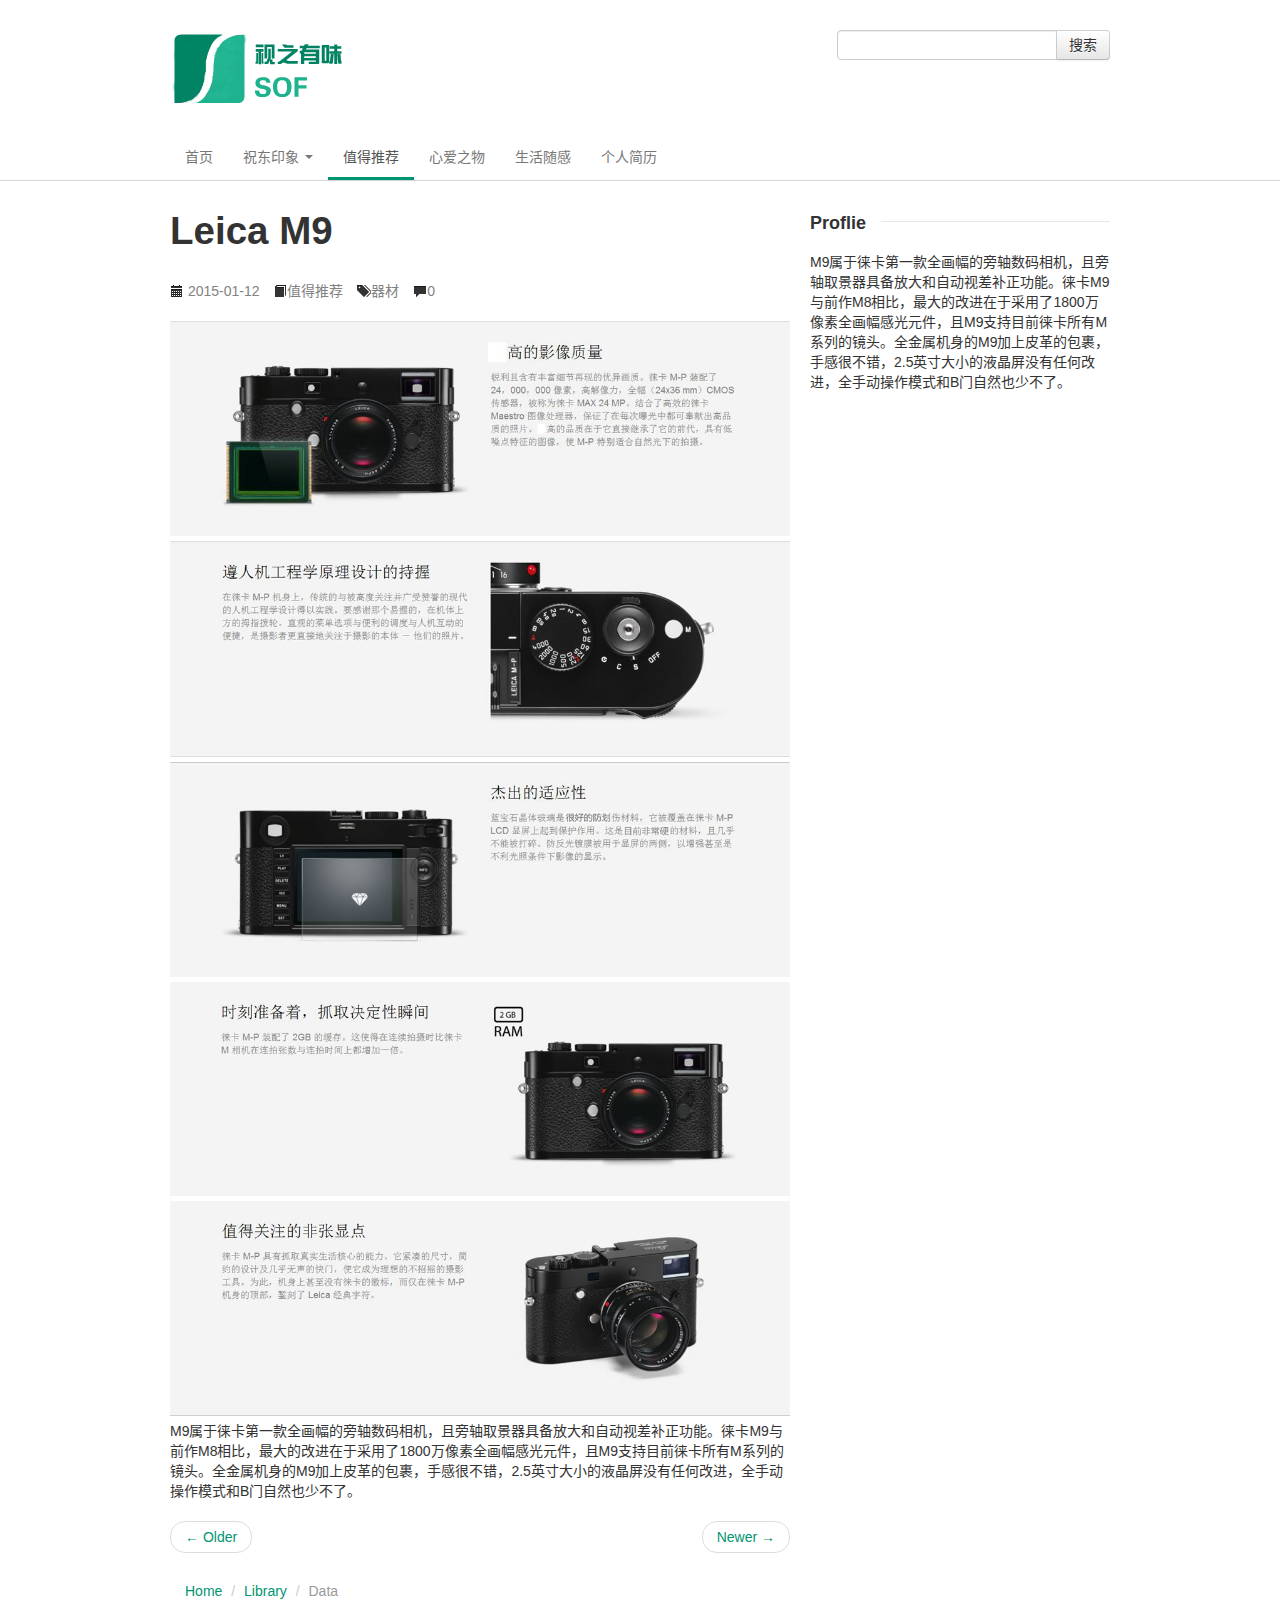
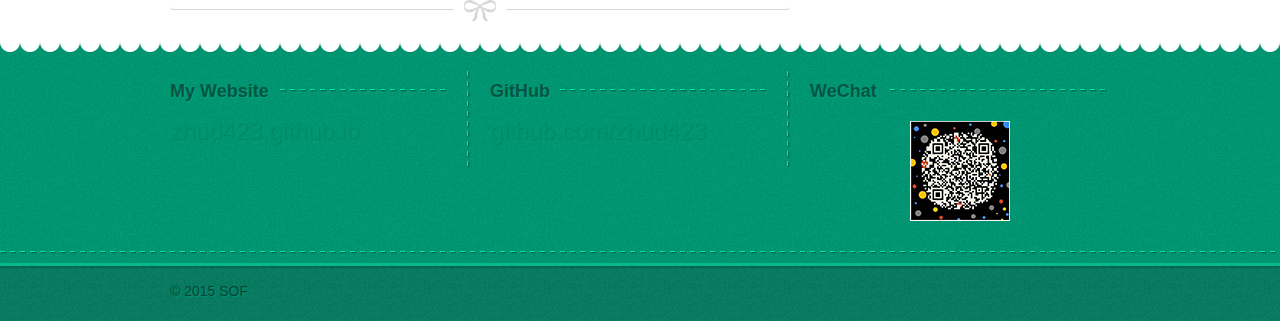
<file: html/worth recommending.html>
<!DOCTYPE html>
<html lang="zh-CN">
  <head>
    <meta charset="utf-8">
    <meta name="description" content=" ">
    <title>SOF</title>
    <link rel="stylesheet" href="../bootstrap/css/bootstrap.css">
    <link rel="stylesheet" href="../style.css">
    <script src="../js/jquery-1.8.3.min.js"></script>
    <script src="../bootstrap/js/bootstrap.js"></script>
    <script src="../js/zhudong.js"></script>
  </head>
  <body>
    <header>
      <div class="container">
        <div class="row">
          <div class="span6">
            <a href="life%20photographs.html" title="回到首页">
              <img id="logo" src="../images/logo.png" alt="SOF">
            </a>
          </div>
          <div class="span6">
            <div class="input-append pull-right" id="search">
              <input class="span3" id="appendedInputButton" type="text">
              <button class="btn" type="button">搜索</button>
            </div>
          </div>
        </div>
      </div>
    </header>
    <nav id="navigation">
      <div class="container">
      <div class="navbar">
        <ul class="nav">
            <li><a href="../index.html">首页</a></li>
            <li class="dropdown">
                <a href="#" class="dropdown-toggle" data-toggle="dropdown">
                  祝东印象
                  <b class="caret"></b>
                </a>
                <ul class="dropdown-menu">
                  <li class="active"><a href="#">生活随拍</a></li>
                  <li><a href="#">到此一游</a></li>
                  <li><a href="#">静物摆拍</a></li>
                </ul>
            </li>
            <li class="active"><a href="worth recommending.html">值得推荐</a></li>
            <li><a href="beloved thing.html">心爱之物</a></li>
            <li><a href="life feelings.html">生活随感</a></li>
            <li><a href="resume.html">个人简历</a></li>
          </ul>
      </div>
    </div>
    </nav><!-- end #navigation -->
    <div id="main-content">
      <div class="container">
        <div class="row">
          <div class="span8">
            <h1 class="article-title">Leica M9</h1>
            <footer class="content-meta">
              <time><i class="icon-calendar"></i> 2015-01-12</time>
              <span><i class="icon-book"></i>值得推荐</span>
              <span><i class="icon-tags"></i>器材</span>
              <span><i class="icon-comment"></i>0</span>
            </footer>
            <div id="content">
              <img src="../content/9.jpg" alt="">
              <img src="../content/10.jpg" alt="">
              <img src="../content/11.jpg" alt="">
              <img src="../content/12.jpg" alt="">
              <img src="../content/13.jpg" alt="">
              <p>
                M9属于徕卡第一款全画幅的旁轴数码相机，且旁轴取景器具备放大和自动视差补正功能。徕卡M9与前作M8相比，最大的改进在于采用了1800万像素全画幅感光元件，且M9支持目前徕卡所有M系列的镜头。全金属机身的M9加上皮革的包裹，手感很不错，2.5英寸大小的液晶屏没有任何改进，全手动操作模式和B门自然也少不了。
              </p>
            </div><!-- end #content -->
            <ul class="pager">
              <li class="previous">
                <a href="#">&larr; Older</a>
              </li>
              <li class="next">
                <a href="#">Newer &rarr;</a>
              </li>
            </ul>
            <ul class="breadcrumb">
              <li><a href="#">Home</a> <span class="divider">/</span></li>
              <li><a href="#">Library</a> <span class="divider">/</span></li>
              <li class="active">Data</li>
            </ul>
            <i class="icon-bow"></i>
            <!-- <section id="comments">
              <h2>内容的评论 <span class="label label-important">3</span></h2>
              <div class="media">
                <a class="pull-left" href="#">
                  <img class="media-object img-circle" src="../content/avatar.jpg">
                </a>
                <div class="media-body">
                  <h4 class="media-heading">祝东<small><time>2015-01-12 上午</time></small></h4>
                  Lorem ipsum dolor sit amet, consetetur sadipscing elitr, sed diam nonumy eirmod tempor invidunt ut labore et dolore magna aliquyam erat -->
               
                  <!-- Nested media object -->
                  <!-- <div class="media">
                    <a class="pull-left" href="#">
                      <img class="media-object img-circle" src="../content/avatar.jpg">
                    </a>
                    <div class="media-body">
                      <h4 class="media-heading">zhudong<small><time>2015-01-12 上午</time></small></h4>
                      Lorem ipsum dolor sit amet, consetetur sadipscing elitr, sed diam nonumy eirmod tempor invidunt ut labore et dolore magna aliquyam erat
                     </div>
                  </div>
                </div>
              </div>
              <div class="media">
                <a class="pull-left" href="#">
                  <img class="media-object img-circle" src="../content/avatar.jpg">
                </a>
                <div class="media-body">
                  <h4 class="media-heading">zhudong<small><time>2015-01-12 上午</time></small></h4>
                  Lorem ipsum dolor sit amet, consetetur sadipscing elitr, sed diam nonumy eirmod tempor invidunt ut labore et dolore magna aliquyam erat
               
              </div>
              </div>
            </section> -->
          </div>
          <div class="span4">
            <aside id="sidebar-right">
              <section>
                <div class="title-line">
                  <h3>Proflie</h3>
                </div>
                <p>M9属于徕卡第一款全画幅的旁轴数码相机，且旁轴取景器具备放大和自动视差补正功能。徕卡M9与前作M8相比，最大的改进在于采用了1800万像素全画幅感光元件，且M9支持目前徕卡所有M系列的镜头。全金属机身的M9加上皮革的包裹，手感很不错，2.5英寸大小的液晶屏没有任何改进，全手动操作模式和B门自然也少不了。</p>
              </section>
            </aside>
          </div>
        </div>
      </div>
    </div><!-- end #main-content -->
    <aside id="bottom">
      <div class="semicircle">
        <div class="container">
          <div class="row">
            <div class="span4">
              <section>
                <div class="dashed-v">
                  <h3><span>My Website</span></h3>
                  <p id="home"><a href="life%20photographs.html">zhud423.github.io</a></p>
                </div>
              </section>
            </div>
            <div class="span4">
              <section>
                <div class="dashed-v">
                  <h3><span>GitHub</span></h3>
                  <p id="github"><a href="http://github.com/zhud423">github.com/zhud423</a></p>
                </div>
              </section>
            </div>
            <div class="span4">
              <section> 
                <h3><span>WeChat</span></h3>
                  <p id="wechat">
                    <img src="../images/WeChat.jpg">
                  </p>         
              </section>
            </div>
          </div>
        </div>
      </div>
    </aside><!-- end #bottom -->
    <footer id="footer">
      <div class="container">
        &copy; 2015 SOF
      </div>
    </footer><!-- end #footer -->
  </body>
</html>
</file>
<file: style.css>
/*
 * 页头部分的样式
 */
#logo,
#search{
  padding: 30px 0;
}

/* 
 * 导航菜单的样式
 */
.navbar .nav > .active > a,
.navbar .nav > .active > a:hover,
.navbar .nav > .active > a:focus {
  color: #555555;
  text-decoration: none;
  background-color: #fff;
  -webkit-box-shadow: none;
  -moz-box-shadow: none;
  box-shadow: none;
  border-bottom: 3px solid #009571;
}

#navigation{
  border-bottom: 1px solid #d7d7d7;
}

/*
 * 主内容的样式
 */
.content-box{
  border: 1px solid #d7d7d7;
  border-top: none;
  padding: 10px;
  margin-bottom: 20px;
}

.content-box h1{
  font-size: 15px;
  line-height: 30px;
  margin-top: 0;
}

.content-meta span,
.content-meta time{
  margin-right: 10px;
  color: #828282;
}

.content-meta img{
  width: 32px;
  height: 36px;
}

#main-content{
  margin: 20px 0;
}

.media-box{
  height: 360px;
  overflow: hidden;
}

.breadcrumb{
  background-color: #fff;
  border-bottom: 1px solid #d7d7d7;
}

.icon-bow{
  display: block;
  width: 32px;
  height: 21px;
  background: #fff url(images/bow.png) no-repeat 50% 50%;
  margin: 0 auto;
  margin-top: -30px;
  padding: 0 10px;
}

/*
 * 底部边栏的样式
 */
#bottom{
  background: #009571 url(images/emerald.png);
  color: #fff;
  text-shadow: 1px 1px 1px #048465;
}

.semicircle{
  background: url(images/semicircle.png) repeat-x;
  padding: 20px 0;
}

#bottom h3{
  font-size: 18px;
  color: #075442;
  text-shadow: 1px 1px 1px #03a67f;
  background: url(images/dashed-h.png) repeat-x 0 50%;
}

#bottom h3 span{
  background: url(images/emerald.png);
  padding-right: 10px;
}

.dashed-v{
  background: url(images/dashed-v.png) repeat-y 100% 0;
  padding: 0 20px 20px 0;
}

#home{
font-size: 24px;
}

#github{
font-size: 24px;
}

#wechat{
  text-align: center;
}
/*
 * 页脚部分的样式
 */
#footer{
  background: url(images/emerald-footer.png) repeat-x #097a5f;
  padding: 30px 0 20px 0;
  color: #064536;
  text-shadow: 1px 1px 1px #009571;
}

/*
 * 文章内容的样式
 */
.article-title{
  margin-bottom: 30px;
}

#content{
  margin: 20px 0;
}

#content img{
  margin-bottom: 5px;
}

/*
 * 评论的样式
 */
#comments h2{
  font-size: 18px;
}

#comments .media{
  margin-bottom: 20px;
}

/*
 * 右边栏的样式
 */
.title-line{
  border-bottom: 1px solid #e8e8e8;
  margin-bottom: 30px;
}

.title-line h3{
  font-size: 18px;
  line-height: 1;
  position: relative;
  bottom: -13px;
  background: #fff;
  display: inline;
  padding-right: 15px;
}
</file>
